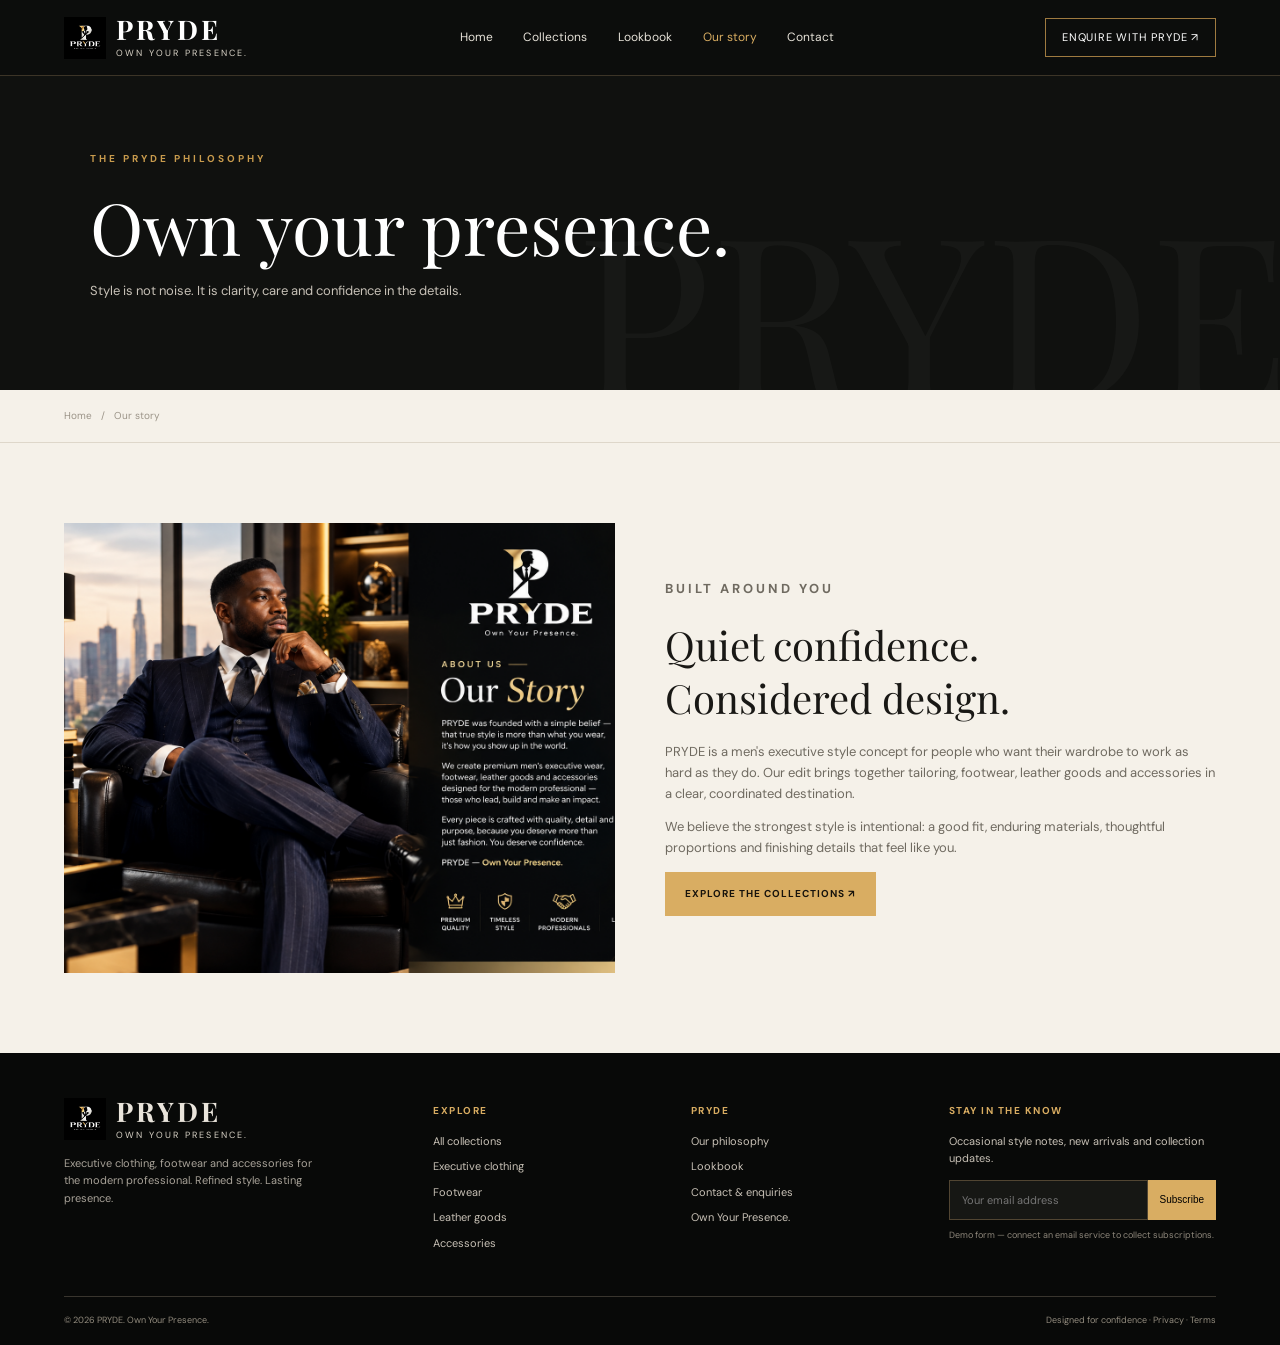
<file: about.html>
<!doctype html><html lang="en"><head><meta charset="utf-8"><meta name="viewport" content="width=device-width,initial-scale=1"><meta name="description" content="Explore PRYDE men's executive clothing, footwear, leather goods and accessories. Own Your Presence."><title>PRYDE | about</title><link rel="icon" href="assets/pryde-logo.png"><link rel="stylesheet" href="styles.css"></head><body data-page="about"><div id="site-header"></div><main><div class="page-hero"><p class="eyebrow">PRYDE</p><h1>Own Your Presence.</h1></div></main><div id="site-footer"></div><script src="site.js"></script></body></html>
</file>
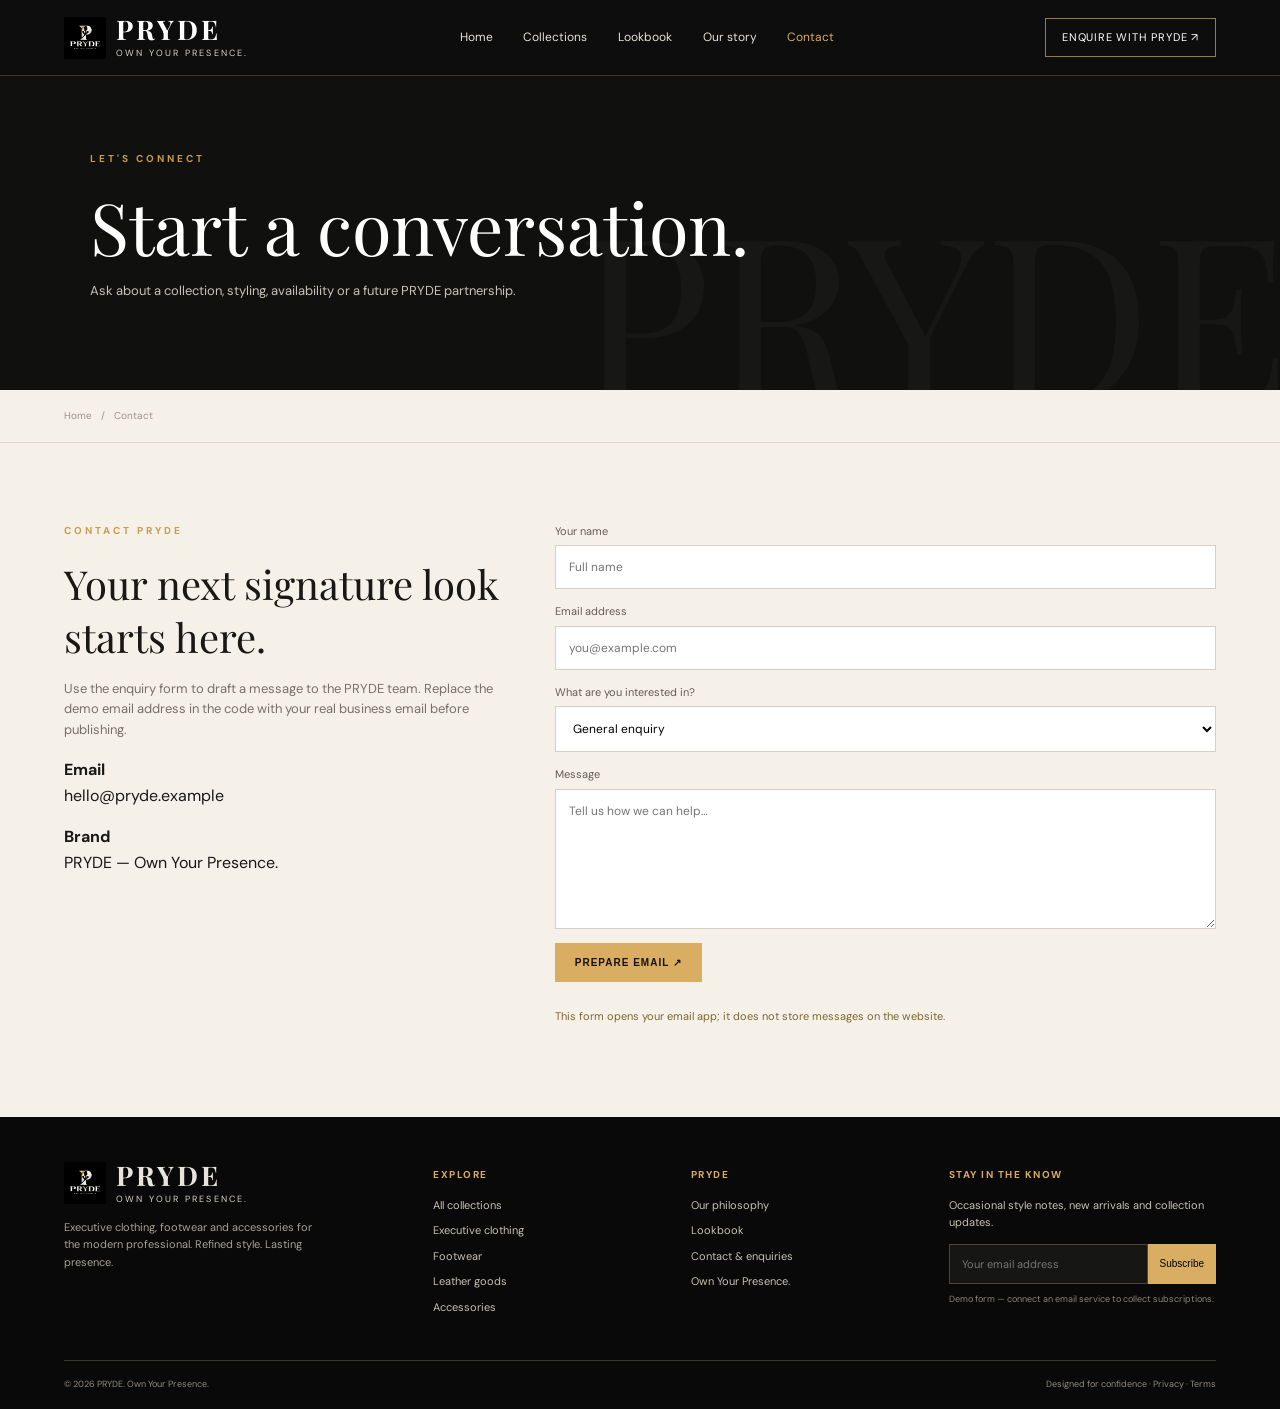
<file: contact.html>
<!doctype html><html lang="en"><head><meta charset="utf-8"><meta name="viewport" content="width=device-width,initial-scale=1"><meta name="description" content="Explore PRYDE men's executive clothing, footwear, leather goods and accessories. Own Your Presence."><title>PRYDE | contact</title><link rel="icon" href="assets/pryde-logo.png"><link rel="stylesheet" href="styles.css"></head><body data-page="contact"><div id="site-header"></div><main><div class="page-hero"><p class="eyebrow">PRYDE</p><h1>Own Your Presence.</h1></div></main><div id="site-footer"></div><script src="site.js"></script></body></html>
</file>
<file: styles.css>
@import url('https://fonts.googleapis.com/css2?family=DM+Sans:wght@400;500;600;700&family=Playfair+Display:wght@400;500;600;700&display=swap');
:root{--black:#090a09;--ink:#191815;--gold:#d9ad62;--gold-light:#f0d6a0;--cream:#f5f1e9;--muted:#77736b;--line:#ded7ca;--serif:'Playfair Display',Georgia,serif;--sans:'DM Sans',Arial,sans-serif}*{box-sizing:border-box}html{scroll-behavior:smooth}body{margin:0;background:var(--cream);color:var(--ink);font-family:var(--sans);line-height:1.6}a{color:inherit;text-decoration:none}img{display:block;max-width:100%}.site-header{height:76px;background:rgba(8,9,8,.98);color:#fff;display:flex;align-items:center;justify-content:space-between;padding:0 clamp(18px,5vw,76px);gap:24px;position:sticky;top:0;z-index:50;border-bottom:1px solid #3c3427}.brand{display:flex;align-items:center;gap:10px;min-width:185px}.brand img{width:42px;height:49px;object-fit:contain}.brand-word{font-family:var(--serif);font-size:27px;font-weight:700;letter-spacing:3px;line-height:1}.brand-word small{display:block;font:9px var(--sans);letter-spacing:2.2px;color:#d9d3c7;margin-top:4px}.main-nav{display:flex;align-items:center;gap:clamp(14px,2.4vw,36px);font-size:12px;color:#e6e1d8}.main-nav a{padding:8px 0;transition:color .2s}.main-nav a:hover,.main-nav a.active{color:var(--gold)}.header-cta{border:1px solid #9f7a40;padding:10px 16px;font-size:11px;letter-spacing:.8px;text-transform:uppercase;white-space:nowrap}.menu-toggle{display:none;background:none;color:white;border:1px solid #6d6558;padding:8px 11px;font-size:20px}.hero{height:min(690px,78vw);min-height:520px;position:relative;overflow:hidden;background:#090a09;color:white}.hero-media,.hero-shade{position:absolute;inset:0}.hero-media img,.hero-video{position:absolute;width:100%;height:100%;object-fit:cover;object-position:center 44%}.hero-video{opacity:.55;mix-blend-mode:screen}.hero-shade{background:linear-gradient(90deg,rgba(5,6,5,.96) 0%,rgba(5,6,5,.84) 29%,rgba(5,6,5,.22) 67%,rgba(5,6,5,.1) 100%),linear-gradient(0deg,rgba(0,0,0,.5),transparent 35%)}.hero-content{position:relative;z-index:2;padding:clamp(55px,9vw,135px) 0 0 clamp(22px,7vw,105px);max-width:700px}.eyebrow{font-size:10px;letter-spacing:3px;font-weight:700;color:#c89b4d;margin:0 0 18px}.hero h1{font:clamp(42px,5.5vw,78px)/1.06 var(--serif);letter-spacing:-1.7px;margin:0 0 20px}.hero h1 span{color:var(--gold)}.hero-content>p:not(.eyebrow){max-width:435px;color:#e3dfd7;font-size:14px}.hero-actions{display:flex;align-items:center;gap:26px;margin-top:28px}.btn{display:inline-flex;align-items:center;gap:22px;padding:14px 20px;font-size:10px;letter-spacing:1px;text-transform:uppercase;font-weight:700;transition:.2s}.btn-gold{background:var(--gold);color:#17130c}.btn-gold:hover{background:var(--gold-light);transform:translateY(-2px)}.btn-outline{border:1px solid #c7a15e;color:white}.play-link{font-size:10px;letter-spacing:.8px;text-transform:uppercase;display:flex;align-items:center;gap:10px}.play-icon{border:1px solid #d6d0c3;border-radius:50%;width:34px;height:34px;display:grid;place-items:center;font-size:10px}.hero-note{position:absolute;left:clamp(22px,7vw,105px);top:min(555px,65vw);font:italic 16px var(--serif);color:#d8d0c2}.hero-note i{color:var(--gold)}.hero-index{position:absolute;z-index:3;bottom:22px;left:clamp(22px,7vw,105px);display:flex;align-items:center;gap:14px;font-size:9px;letter-spacing:2px;color:#e5dfd3}.hero-index>span:first-child{color:var(--gold)}.index-line{width:65px;height:1px;background:var(--gold)}.section{padding:80px clamp(18px,5vw,76px)}.section-heading{text-align:center;margin:0 auto 35px;max-width:660px}.section-heading h2,.craft-copy h2,.page-hero h1{font:clamp(34px,4vw,52px)/1.15 var(--serif);margin:0 0 12px}.section-heading>p:last-child{color:var(--muted);font-size:13px;margin:0}.category-grid{display:grid;grid-template-columns:repeat(4,minmax(0,1fr));gap:17px}.category-card{background:#fff;border:1px solid #e2dbcf;transition:transform .25s,box-shadow .25s;min-width:0}.category-card:hover{transform:translateY(-5px);box-shadow:0 16px 35px #2a211512}.category-card img{width:100%;height:245px;object-fit:cover;background:#d8d0c4}.category-card .card-copy{padding:18px 18px 20px}.category-card .number{font-size:9px;letter-spacing:2px;color:#a77b37}.category-card h3{font:22px/1.2 var(--serif);margin:8px 0}.category-card p{font-size:11px;color:var(--muted);margin:0 0 14px}.text-link{font-size:11px;text-transform:uppercase;letter-spacing:1px;border-bottom:1px solid #b88b48;padding-bottom:6px;color:#8b6126}.craft-banner{min-height:400px;position:relative;overflow:hidden;background:#0a0a09;color:white}.craft-banner>img{position:absolute;width:100%;height:100%;object-fit:cover;object-position:center 58%;opacity:.65}.craft-overlay{position:absolute;inset:0;background:linear-gradient(90deg,#080908 0%,#080908df 36%,#08090820 100%)}.craft-copy{position:relative;padding:75px clamp(22px,7vw,105px);max-width:750px}.craft-copy h2{font-size:clamp(32px,4vw,50px)}.craft-copy h2 em{color:var(--gold);font-weight:400}.craft-copy>p:not(.eyebrow){font-size:13px;color:#ddd5c8;margin-bottom:25px}.split-heading{display:flex;align-items:end;justify-content:space-between;text-align:left;max-width:none}.split-heading .eyebrow{margin-bottom:12px}.feature-grid{display:grid;grid-template-columns:repeat(3,1fr);gap:18px}.feature-card{position:relative;min-height:360px;background:#111;color:white;overflow:hidden}.feature-card img{position:absolute;width:100%;height:100%;object-fit:cover;transition:transform .5s}.feature-card:hover img{transform:scale(1.05)}.feature-card:after{content:'';position:absolute;inset:35% 0 0;background:linear-gradient(transparent,#050505df)}.feature-card span,.feature-card h3{position:absolute;z-index:1;left:22px}.feature-card span{bottom:70px;color:var(--gold-light);font-size:9px;letter-spacing:1.8px}.feature-card h3{bottom:20px;font:27px var(--serif);margin:0}.quote-band{text-align:center;padding:55px 20px;background:#e9e0d0}.quote-band p{font:clamp(22px,3vw,35px) var(--serif);margin:0 auto 12px;max-width:800px}.quote-band span{font-size:9px;letter-spacing:2.5px;color:#9b743b}.site-footer{background:#080908;color:#e9e4db;padding:42px clamp(18px,5vw,76px) 18px}.footer-top{display:grid;grid-template-columns:1.5fr 1fr 1fr 1.2fr;gap:35px;padding-bottom:35px}.footer-brand p{font-size:11px;max-width:250px;color:#a8a298}.footer-column h4{font-size:10px;letter-spacing:1.5px;color:var(--gold);text-transform:uppercase;margin:8px 0 14px}.footer-column a,.footer-column p{display:block;font-size:11px;color:#c8c1b6;margin:8px 0}.newsletter-form{display:flex;margin-top:12px}.newsletter-form input{min-width:0;width:100%;background:#161714;border:1px solid #514532;color:white;padding:12px;font:11px var(--sans)}.newsletter-form button{background:var(--gold);border:0;padding:0 12px;font-size:10px}.footer-bottom{border-top:1px solid #39352e;padding-top:16px;display:flex;justify-content:space-between;gap:20px;font-size:9px;color:#928b7e}.page-hero{padding:75px clamp(18px,7vw,100px);background:#10110f;color:white;position:relative;overflow:hidden}.page-hero:after{content:'PRYDE';position:absolute;right:-10px;bottom:-72px;font:clamp(100px,18vw,240px) var(--serif);color:#ffffff08;pointer-events:none}.page-hero .eyebrow{position:relative;z-index:1}.page-hero h1{position:relative;z-index:1;font-size:clamp(42px,6vw,72px);max-width:800px}.page-hero p:not(.eyebrow){position:relative;z-index:1;color:#c7c1b7;max-width:600px;font-size:13px}.breadcrumbs{font-size:10px;color:#9b9488;padding:18px clamp(18px,5vw,76px);border-bottom:1px solid var(--line)}.catalog-section{padding:45px clamp(18px,5vw,76px) 80px}.catalog-intro{display:flex;align-items:end;justify-content:space-between;gap:20px;margin-bottom:26px}.catalog-intro h2{font:32px var(--serif);margin:0}.catalog-intro p{font-size:12px;color:var(--muted);margin:5px 0 0}.catalog-search{padding:12px 15px;border:1px solid #cfc6b7;background:#fff;min-width:220px;font:12px var(--sans)}.subcollection{margin:42px 0}.subcollection-heading{display:flex;align-items:baseline;gap:14px;border-bottom:1px solid #cfc4b0;padding-bottom:12px;margin-bottom:17px}.subcollection-heading h3{font:27px var(--serif);margin:0}.subcollection-heading span{font-size:10px;color:#9c783f;letter-spacing:1px}.product-grid{display:grid;grid-template-columns:repeat(4,minmax(0,1fr));gap:15px}.product-card{background:#fff;border:1px solid #e3dcd0;overflow:hidden}.product-card img{width:100%;height:210px;object-fit:cover;background:#e2d8c9;transition:transform .35s}.product-card:hover img{transform:scale(1.035)}.product-copy{padding:13px 14px 16px}.product-copy small{font-size:8px;color:#9b7439;letter-spacing:1.5px;text-transform:uppercase}.product-copy h4{font:18px/1.25 var(--serif);margin:5px 0}.product-copy p{font-size:10px;color:#777167;margin:0}.catalog-empty{padding:30px;background:white;color:var(--muted)}.collection-overview{display:grid;grid-template-columns:repeat(2,1fr);gap:18px}.overview-card{display:grid;grid-template-columns:45% 55%;min-height:230px;background:white;border:1px solid var(--line)}.overview-card img{height:100%;width:100%;object-fit:cover}.overview-copy{padding:25px}.overview-copy small{color:#a57a38;font-size:9px;letter-spacing:2px}.overview-copy h3{font:27px var(--serif);margin:7px 0}.overview-copy p{font-size:11px;color:var(--muted)}.overview-copy a{font-size:10px;letter-spacing:1px;text-transform:uppercase;color:#90662b;border-bottom:1px solid #c8a269;padding-bottom:4px}.editorial{display:grid;grid-template-columns:1fr 1fr;gap:50px;align-items:center}.editorial img{width:100%;height:450px;object-fit:cover}.editorial h2{font:40px var(--serif);margin:0 0 18px}.editorial p{font-size:13px;color:#6f6a60}.contact-grid{display:grid;grid-template-columns:.8fr 1.2fr;gap:50px}.contact-form{display:grid;gap:14px}.contact-form label{font-size:11px;color:#635c50}.contact-form input,.contact-form textarea,.contact-form select{display:block;width:100%;padding:13px;background:white;border:1px solid #d7cfc1;font:12px var(--sans);margin-top:5px}.contact-form textarea{min-height:140px;resize:vertical}.contact-form button{justify-self:start;border:0;cursor:pointer}.notice{font-size:11px;color:#7d652f;margin-top:12px}
@media(max-width:950px){.main-nav{gap:13px}.brand{min-width:145px}.brand-word{font-size:22px}.header-cta{display:none}.category-grid{grid-template-columns:repeat(2,1fr)}.category-card img{height:280px}.product-grid{grid-template-columns:repeat(3,1fr)}.footer-top{grid-template-columns:repeat(2,1fr)}}@media(max-width:680px){.site-header{height:68px;padding:0 17px}.brand img{width:36px;height:42px}.brand-word{font-size:21px}.menu-toggle{display:block}.main-nav{display:none;position:absolute;top:68px;left:0;right:0;background:#090a09;padding:18px 22px 25px;flex-direction:column;align-items:flex-start;border-bottom:1px solid #55452c}.main-nav.open{display:flex}.hero{height:650px;min-height:0}.hero-media img,.hero-video{object-position:62% center}.hero-shade{background:linear-gradient(90deg,#060706eF,#06070699 65%,#06070650),linear-gradient(0deg,#0008,transparent 50%)}.hero-content{padding:95px 23px 0}.hero h1{font-size:47px}.hero-content>p:not(.eyebrow){max-width:350px;font-size:13px}.hero-note{top:auto;bottom:65px;left:23px}.hero-index{left:23px}.section{padding:55px 17px}.category-grid{gap:10px}.category-card img{height:190px}.category-card .card-copy{padding:13px}.category-card h3{font-size:18px}.category-card p{font-size:10px}.craft-copy{padding:60px 23px}.feature-grid{grid-template-columns:1fr}.feature-card{min-height:320px}.split-heading{align-items:flex-start;flex-direction:column}.footer-top{grid-template-columns:1fr 1fr;gap:25px}.footer-brand{grid-column:1/-1}.footer-bottom{flex-direction:column;gap:6px}.page-hero{padding:55px 22px}.catalog-section{padding:32px 17px 55px}.catalog-intro{align-items:stretch;flex-direction:column}.catalog-search{width:100%}.product-grid{grid-template-columns:repeat(2,minmax(0,1fr));gap:9px}.product-card img{height:165px}.product-copy{padding:11px}.product-copy h4{font-size:16px}.subcollection-heading h3{font-size:23px}.collection-overview{grid-template-columns:1fr}.overview-card{min-height:185px}.overview-copy{padding:15px}.overview-copy h3{font-size:22px}.editorial,.contact-grid{grid-template-columns:1fr;gap:25px}.editorial img{height:300px}.editorial h2{font-size:33px}}@media(prefers-reduced-motion:reduce){*,*:before,*:after{scroll-behavior:auto!important;transition:none!important}.hero-video{display:none}}
</file>
